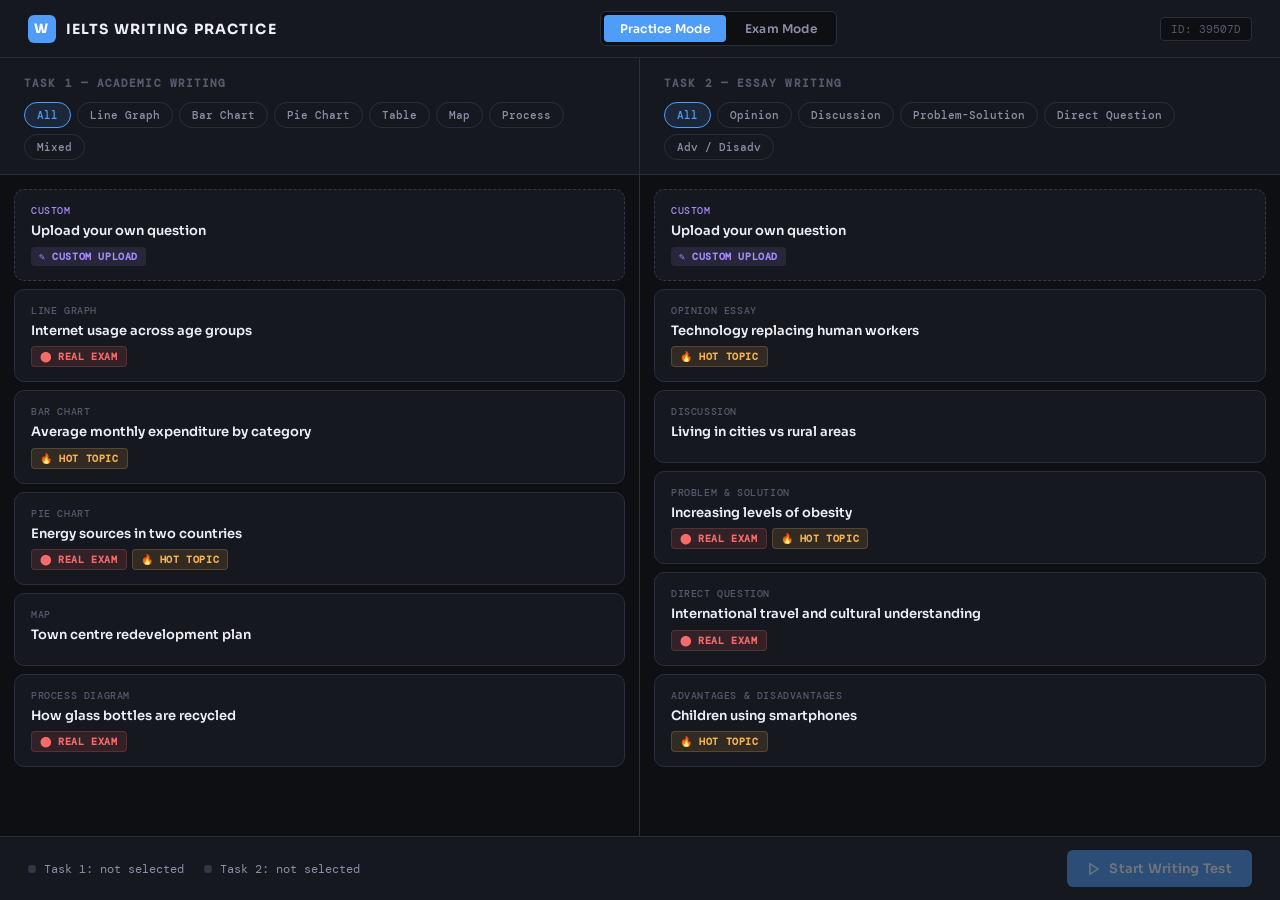
<file: index.html>
<!DOCTYPE html>
<html lang="en">
<head>
  <meta charset="UTF-8">
  <meta name="viewport" content="width=device-width, initial-scale=1.0">
  <title>IELTS Writing Practice — Select Tasks</title>
  <link rel="stylesheet" href="style.css">
  <style>
    /* ── Layout ── */
    body { display: flex; flex-direction: column; height: 100vh; overflow: hidden; }

    /* ── Top bar ── */
    .topbar {
      display: flex;
      align-items: center;
      justify-content: space-between;
      padding: 0 28px;
      height: 58px;
      border-bottom: 1px solid var(--border);
      background: var(--surface);
      flex-shrink: 0;
    }

    .logo {
      display: flex;
      align-items: center;
      gap: 10px;
      font-size: 14px;
      font-weight: 700;
      letter-spacing: 0.08em;
      text-transform: uppercase;
      color: var(--text-primary);
    }

    .logo-mark {
      width: 28px; height: 28px;
      background: var(--accent);
      border-radius: 6px;
      display: flex; align-items: center; justify-content: center;
      font-size: 13px; font-weight: 800; color: #fff;
    }

    /* ── Mode toggle ── */
    .mode-toggle {
      display: flex;
      background: var(--bg);
      border: 1px solid var(--border);
      border-radius: var(--radius-sm);
      padding: 3px;
      gap: 3px;
    }

    .mode-btn {
      font-family: var(--font-ui);
      font-size: 12px;
      font-weight: 600;
      padding: 6px 16px;
      border-radius: 4px;
      border: none;
      cursor: pointer;
      transition: all 0.15s;
      color: var(--text-secondary);
      background: transparent;
      letter-spacing: 0.02em;
    }

    .mode-btn.active-practice {
      background: var(--accent);
      color: #fff;
    }

    .mode-btn.active-exam {
      background: var(--red);
      color: #fff;
    }

    /* ── Exam mode overlay ── */
    .exam-mode-banner {
      display: none;
      background: var(--red-dim);
      border-bottom: 1px solid rgba(249,107,107,0.25);
      padding: 10px 28px;
      font-size: 13px;
      color: var(--red);
      font-weight: 500;
      align-items: center;
      gap: 8px;
      flex-shrink: 0;
    }
    .exam-mode-banner.visible { display: flex; }

    /* ── Two-column workspace ── */
    .workspace {
      display: grid;
      grid-template-columns: 1fr 1fr;
      flex: 1;
      overflow: hidden;
      gap: 0;
    }

    .task-panel {
      display: flex;
      flex-direction: column;
      overflow: hidden;
      border-right: 1px solid var(--border);
    }

    .task-panel:last-child { border-right: none; }

    /* ── Panel header ── */
    .panel-header {
      padding: 18px 24px 14px;
      border-bottom: 1px solid var(--border);
      flex-shrink: 0;
      background: var(--surface);
    }

    .panel-title {
      font-size: 11px;
      font-weight: 700;
      letter-spacing: 0.1em;
      text-transform: uppercase;
      color: var(--text-muted);
      margin-bottom: 12px;
      font-family: var(--font-mono);
    }

    /* ── Filter bar ── */
    .filter-bar {
      display: flex;
      gap: 6px;
      flex-wrap: wrap;
    }

    .filter-chip {
      font-family: var(--font-mono);
      font-size: 11px;
      font-weight: 500;
      padding: 5px 12px;
      border-radius: 20px;
      border: 1px solid var(--border);
      background: transparent;
      color: var(--text-secondary);
      cursor: pointer;
      transition: all 0.15s;
      white-space: nowrap;
    }

    .filter-chip:hover { border-color: var(--accent); color: var(--accent); }

    .filter-chip.active {
      background: var(--accent-dim);
      border-color: var(--accent);
      color: var(--accent);
    }

    /* ── Card list ── */
    .card-list {
      flex: 1;
      overflow-y: auto;
      padding: 14px;
      display: flex;
      flex-direction: column;
      gap: 8px;
    }

    /* ── Task card ── */
    .task-card {
      background: var(--surface);
      border: 1px solid var(--border);
      border-radius: var(--radius);
      padding: 14px 16px;
      cursor: pointer;
      transition: all 0.15s ease;
      position: relative;
    }

    .task-card:hover {
      border-color: var(--border-light);
      background: var(--surface-2);
      transform: translateY(-1px);
    }

    .task-card.selected {
      border-color: var(--accent);
      background: var(--accent-dim);
    }

    .task-card.selected::after {
      content: '✓';
      position: absolute;
      top: 12px; right: 14px;
      width: 20px; height: 20px;
      background: var(--accent);
      color: #fff;
      border-radius: 50%;
      display: flex; align-items: center; justify-content: center;
      font-size: 11px; font-weight: 700;
    }

    .task-card.custom-card {
      border-style: dashed;
      border-color: var(--border-light);
    }

    .task-card.custom-card:hover {
      border-color: var(--purple);
      background: var(--purple-dim);
    }

    .task-card.custom-card.selected {
      border-color: var(--purple);
      background: var(--purple-dim);
    }

    .task-card.custom-card.selected::after {
      background: var(--purple);
    }

    .card-type {
      font-family: var(--font-mono);
      font-size: 10px;
      font-weight: 500;
      color: var(--text-muted);
      text-transform: uppercase;
      letter-spacing: 0.06em;
      margin-bottom: 5px;
    }

    .card-title {
      font-size: 13px;
      font-weight: 600;
      color: var(--text-primary);
      margin-bottom: 7px;
      line-height: 1.35;
      padding-right: 28px;
    }

    .card-tags { display: flex; gap: 5px; flex-wrap: wrap; }

    /* ── Exam mode locked state ── */
    .exam-locked {
      display: flex;
      flex-direction: column;
      align-items: center;
      justify-content: center;
      flex: 1;
      gap: 12px;
      color: var(--text-muted);
      font-size: 13px;
      text-align: center;
      padding: 20px;
    }

    .lock-icon {
      font-size: 36px;
      opacity: 0.4;
    }

    .exam-locked strong { color: var(--text-secondary); display: block; margin-bottom: 4px; font-size: 14px; }

    /* ── Bottom bar ── */
    .bottombar {
      height: 64px;
      border-top: 1px solid var(--border);
      background: var(--surface);
      display: flex;
      align-items: center;
      justify-content: space-between;
      padding: 0 28px;
      flex-shrink: 0;
    }

    .selection-summary {
      font-size: 12px;
      color: var(--text-secondary);
      display: flex;
      gap: 20px;
    }

    .selection-item {
      display: flex;
      align-items: center;
      gap: 8px;
    }

    .selection-dot {
      width: 8px; height: 8px;
      border-radius: 50%;
      background: var(--border-light);
    }

    .selection-dot.filled { background: var(--accent); }
    .selection-dot.filled-custom { background: var(--purple); }

    .selection-label { font-family: var(--font-mono); }

    /* ── Preview Modal ── */
    .modal-overlay {
      position: fixed;
      inset: 0;
      background: rgba(0,0,0,0.7);
      backdrop-filter: blur(4px);
      display: flex;
      align-items: center;
      justify-content: center;
      z-index: 100;
      opacity: 0;
      pointer-events: none;
      transition: opacity 0.2s;
    }

    .modal-overlay.open {
      opacity: 1;
      pointer-events: all;
    }

    .modal {
      background: var(--surface);
      border: 1px solid var(--border-light);
      border-radius: 14px;
      width: 560px;
      max-height: 80vh;
      display: flex;
      flex-direction: column;
      overflow: hidden;
      box-shadow: var(--shadow);
      transform: scale(0.96) translateY(8px);
      transition: transform 0.2s ease;
    }

    .modal-overlay.open .modal { transform: scale(1) translateY(0); }

    .modal-header {
      padding: 20px 24px 16px;
      border-bottom: 1px solid var(--border);
      display: flex;
      align-items: flex-start;
      justify-content: space-between;
      gap: 16px;
    }

    .modal-meta {
      font-family: var(--font-mono);
      font-size: 10px;
      color: var(--text-muted);
      text-transform: uppercase;
      letter-spacing: 0.08em;
      margin-bottom: 6px;
    }

    .modal-title {
      font-size: 16px;
      font-weight: 700;
      color: var(--text-primary);
      margin-bottom: 8px;
    }

    .modal-close {
      background: var(--surface-2);
      border: 1px solid var(--border);
      color: var(--text-secondary);
      width: 30px; height: 30px;
      border-radius: 6px;
      cursor: pointer;
      font-size: 16px;
      display: flex; align-items: center; justify-content: center;
      flex-shrink: 0;
      transition: all 0.15s;
    }
    .modal-close:hover { color: var(--text-primary); border-color: var(--border-light); }

    .modal-body {
      padding: 20px 24px;
      overflow-y: auto;
      flex: 1;
    }

    .modal-image {
      width: 100%;
      border-radius: var(--radius-sm);
      border: 1px solid var(--border);
      margin-bottom: 16px;
      background: var(--surface-2);
      min-height: 160px;
      display: flex;
      align-items: center;
      justify-content: center;
      color: var(--text-muted);
      font-size: 12px;
    }

    .modal-image img {
      width: 100%;
      border-radius: var(--radius-sm);
      display: block;
    }

    .modal-question {
      font-size: 13px;
      line-height: 1.7;
      color: var(--text-secondary);
      white-space: pre-line;
    }

    .modal-footer {
      padding: 16px 24px;
      border-top: 1px solid var(--border);
      display: flex;
      gap: 10px;
      justify-content: flex-end;
    }

    /* ── Candidate ID chip ── */
    .candidate-id {
      font-family: var(--font-mono);
      font-size: 11px;
      color: var(--text-muted);
      background: var(--bg);
      border: 1px solid var(--border);
      padding: 4px 10px;
      border-radius: 4px;
    }
  </style>
</head>
<body>

  <!-- Top bar -->
  <header class="topbar">
    <div class="logo">
      <div class="logo-mark">W</div>
      IELTS Writing Practice
    </div>

    <div class="mode-toggle">
      <button class="mode-btn active-practice" id="btn-practice" onclick="setMode('practice')">Practice Mode</button>
      <button class="mode-btn" id="btn-exam" onclick="setMode('exam')">Exam Mode</button>
    </div>

    <div class="candidate-id" id="candidate-id-display">Loading...</div>
  </header>

  <!-- Exam mode warning banner -->
  <div class="exam-mode-banner" id="exam-banner">
    <svg width="14" height="14" viewBox="0 0 24 24" fill="none" stroke="currentColor" stroke-width="2.5"><circle cx="12" cy="12" r="10"/><line x1="12" y1="8" x2="12" y2="12"/><line x1="12" y1="16" x2="12.01" y2="16"/></svg>
    Exam Mode — tasks will be randomly assigned. You will not be able to preview or change them before starting.
  </div>

  <!-- Main workspace -->
  <main class="workspace">

    <!-- Task 1 Panel -->
    <div class="task-panel" id="panel-task1">
      <div class="panel-header">
        <div class="panel-title">Task 1 — Academic Writing</div>
        <div class="filter-bar" id="filter-task1">
          <button class="filter-chip active" data-filter="all" onclick="filterCards(1, 'all', this)">All</button>
          <button class="filter-chip" data-filter="line_graph" onclick="filterCards(1, 'line_graph', this)">Line Graph</button>
          <button class="filter-chip" data-filter="bar_chart" onclick="filterCards(1, 'bar_chart', this)">Bar Chart</button>
          <button class="filter-chip" data-filter="pie_chart" onclick="filterCards(1, 'pie_chart', this)">Pie Chart</button>
          <button class="filter-chip" data-filter="table" onclick="filterCards(1, 'table', this)">Table</button>
          <button class="filter-chip" data-filter="map" onclick="filterCards(1, 'map', this)">Map</button>
          <button class="filter-chip" data-filter="process_diagram" onclick="filterCards(1, 'process_diagram', this)">Process</button>
          <button class="filter-chip" data-filter="mixed" onclick="filterCards(1, 'mixed', this)">Mixed</button>
        </div>
      </div>
      <div class="card-list" id="cards-task1"></div>
    </div>

    <!-- Task 2 Panel -->
    <div class="task-panel" id="panel-task2">
      <div class="panel-header">
        <div class="panel-title">Task 2 — Essay Writing</div>
        <div class="filter-bar" id="filter-task2">
          <button class="filter-chip active" data-filter="all" onclick="filterCards(2, 'all', this)">All</button>
          <button class="filter-chip" data-filter="opinion" onclick="filterCards(2, 'opinion', this)">Opinion</button>
          <button class="filter-chip" data-filter="discussion" onclick="filterCards(2, 'discussion', this)">Discussion</button>
          <button class="filter-chip" data-filter="problem_solution" onclick="filterCards(2, 'problem_solution', this)">Problem-Solution</button>
          <button class="filter-chip" data-filter="direct_question" onclick="filterCards(2, 'direct_question', this)">Direct Question</button>
          <button class="filter-chip" data-filter="advantages_disadvantages" onclick="filterCards(2, 'advantages_disadvantages', this)">Adv / Disadv</button>
        </div>
      </div>
      <div class="card-list" id="cards-task2"></div>
    </div>

  </main>

  <!-- Bottom bar -->
  <footer class="bottombar">
    <div class="selection-summary">
      <div class="selection-item">
        <div class="selection-dot" id="dot-task1"></div>
        <span class="selection-label" id="label-task1">Task 1: not selected</span>
      </div>
      <div class="selection-item">
        <div class="selection-dot" id="dot-task2"></div>
        <span class="selection-label" id="label-task2">Task 2: not selected</span>
      </div>
    </div>
    <button class="btn btn-primary" id="start-btn" disabled onclick="startExam()">
      <svg width="14" height="14" viewBox="0 0 24 24" fill="none" stroke="currentColor" stroke-width="2.5"><polygon points="5 3 19 12 5 21 5 3"/></svg>
      Start Writing Test
    </button>
  </footer>

  <!-- Preview Modal -->
  <div class="modal-overlay" id="preview-modal" onclick="closeModalOnOverlay(event)">
    <div class="modal">
      <div class="modal-header">
        <div>
          <div class="modal-meta" id="modal-meta"></div>
          <div class="modal-title" id="modal-title"></div>
          <div id="modal-tags"></div>
        </div>
        <button class="modal-close" onclick="closeModal()">✕</button>
      </div>
      <div class="modal-body">
        <div class="modal-image" id="modal-image-wrap"></div>
        <p class="modal-question" id="modal-question"></p>
      </div>
      <div class="modal-footer">
        <button class="btn btn-ghost" onclick="closeModal()">Cancel</button>
        <button class="btn btn-primary" id="modal-select-btn" onclick="confirmSelection()">Select This Task</button>
      </div>
    </div>
  </div>

  <script src="selection.js"></script>
</body>
</html>
</file>
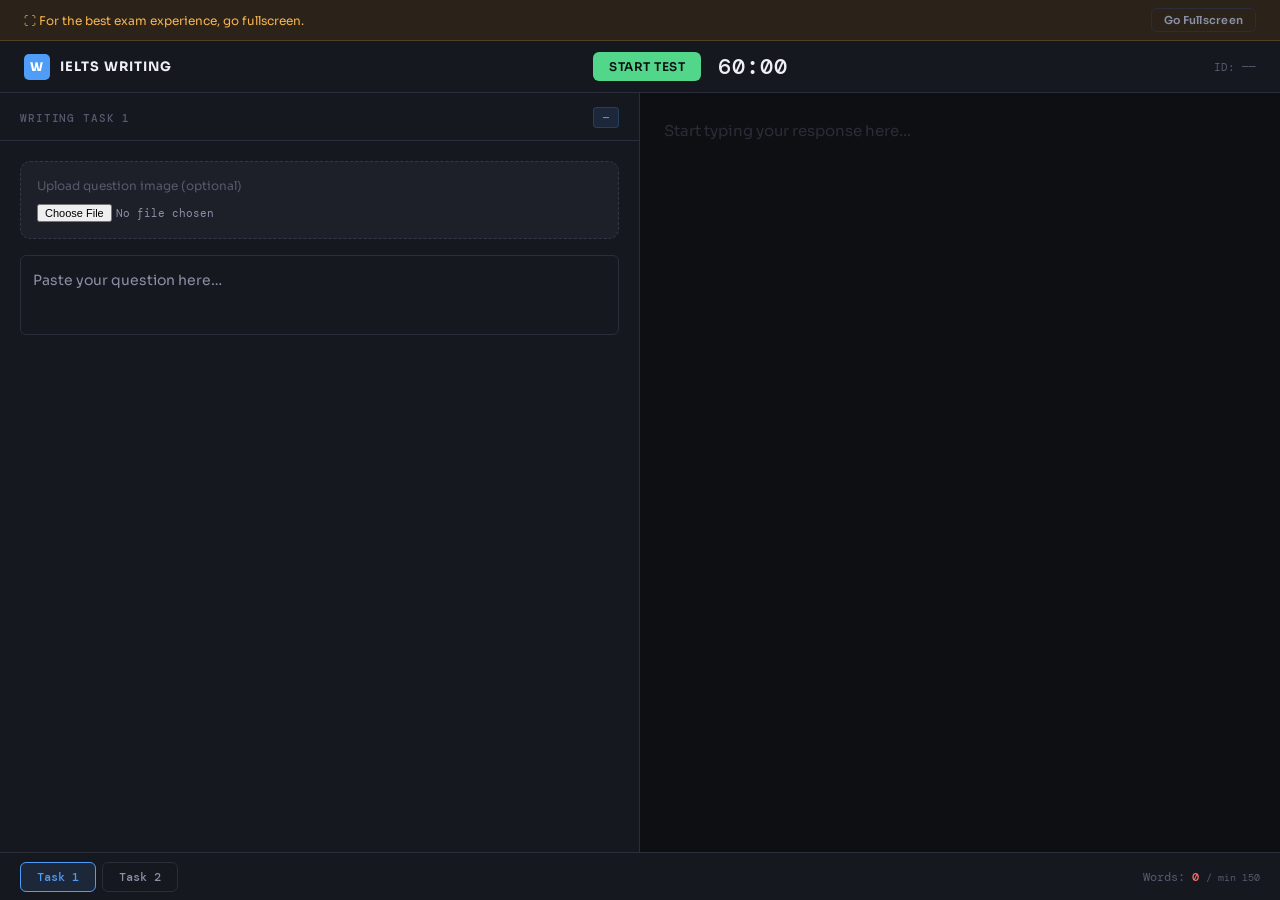
<file: exam.html>
<!DOCTYPE html>
<html lang="en">
<head>
  <meta charset="UTF-8">
  <meta name="viewport" content="width=device-width, initial-scale=1.0">
  <title>IELTS Writing — Exam</title>
  <link rel="stylesheet" href="style.css">
  <style>
    body {
      display: flex;
      flex-direction: column;
      height: 100vh;
      overflow: hidden;
    }

    /* ── Top bar ── */
    .topbar {
      display: flex;
      align-items: center;
      justify-content: space-between;
      padding: 0 24px;
      height: 52px;
      background: var(--surface);
      border-bottom: 1px solid var(--border);
      flex-shrink: 0;
    }

    .logo {
      display: flex;
      align-items: center;
      gap: 10px;
      font-size: 13px;
      font-weight: 700;
      letter-spacing: 0.08em;
      text-transform: uppercase;
      color: var(--text-primary);
    }

    .logo-mark {
      width: 26px; height: 26px;
      background: var(--accent);
      border-radius: 5px;
      display: flex; align-items: center; justify-content: center;
      font-size: 12px; font-weight: 800; color: #fff;
    }

    /* ── Timer ── */
    .timer-group {
      display: flex;
      align-items: center;
      gap: 12px;
    }

    .timer-display {
      font-family: var(--font-mono);
      font-size: 22px;
      font-weight: 500;
      color: var(--text-primary);
      letter-spacing: 0.04em;
      min-width: 80px;
      text-align: center;
    }

    .timer-display.warning { color: var(--amber); }
    .timer-display.danger { color: var(--red); }

    .btn-start {
      font-family: var(--font-ui);
      font-size: 12px;
      font-weight: 600;
      padding: 7px 16px;
      border-radius: var(--radius-sm);
      border: none;
      cursor: pointer;
      background: var(--green);
      color: #0e0f13;
      letter-spacing: 0.04em;
      transition: all 0.15s;
    }
    .btn-start:hover { opacity: 0.85; }
    .btn-start:disabled { background: var(--surface-2); color: var(--text-muted); cursor: not-allowed; border: 1px solid var(--border); }

    /* ── Candidate info ── */
    .candidate-info {
      display: flex;
      align-items: center;
      gap: 12px;
      font-family: var(--font-mono);
      font-size: 11px;
      color: var(--text-muted);
    }

    .exam-mode-badge {
      background: var(--red-dim);
      color: var(--red);
      border: 1px solid rgba(249,107,107,0.2);
      padding: 3px 8px;
      border-radius: 4px;
      font-size: 10px;
      font-weight: 600;
      letter-spacing: 0.06em;
      text-transform: uppercase;
    }

    /* ── Main writing workspace ── */
    main {
      display: grid;
      grid-template-columns: 1fr 1fr;
      flex: 1;
      overflow: hidden;
    }

    /* ── Left: question panel ── */
    .question-panel {
      display: flex;
      flex-direction: column;
      border-right: 1px solid var(--border);
      overflow: hidden;
      background: var(--surface);
    }

    .panel-header {
      padding: 14px 20px 12px;
      border-bottom: 1px solid var(--border);
      flex-shrink: 0;
      display: flex;
      align-items: center;
      justify-content: space-between;
    }

    .panel-label {
      font-family: var(--font-mono);
      font-size: 11px;
      font-weight: 500;
      color: var(--text-muted);
      text-transform: uppercase;
      letter-spacing: 0.08em;
    }

    .panel-type-badge {
      font-family: var(--font-mono);
      font-size: 10px;
      font-weight: 500;
      color: var(--accent);
      background: var(--accent-dim);
      border: 1px solid rgba(79,156,249,0.2);
      padding: 3px 9px;
      border-radius: 4px;
      text-transform: uppercase;
      letter-spacing: 0.04em;
    }

    .question-body {
      flex: 1;
      overflow-y: auto;
      padding: 20px;
    }

    /* Custom upload zone */
    .upload-zone {
      border: 1px dashed var(--border-light);
      border-radius: var(--radius);
      padding: 16px;
      margin-bottom: 16px;
      background: var(--surface-2);
      display: none;
    }

    .upload-zone.visible { display: block; }

    .upload-zone label {
      font-size: 12px;
      color: var(--text-muted);
      display: block;
      margin-bottom: 8px;
    }

    .upload-zone input[type="file"] {
      font-family: var(--font-mono);
      font-size: 11px;
      color: var(--text-secondary);
    }

    .question-image {
      width: 100%;
      border-radius: var(--radius-sm);
      border: 1px solid var(--border);
      margin-bottom: 16px;
      display: none;
    }

    .question-text {
      font-size: 14px;
      line-height: 1.75;
      color: var(--text-secondary);
      white-space: pre-line;
    }

    .question-text[contenteditable="true"] {
      border: 1px solid var(--border);
      border-radius: var(--radius-sm);
      padding: 12px;
      min-height: 80px;
      outline: none;
    }

    .question-text[contenteditable="true"]:focus {
      border-color: var(--accent);
    }

    /* ── Right: writing area ── */
    .writing-panel {
      display: flex;
      flex-direction: column;
      background: var(--bg);
    }

    .writing-area {
      flex: 1;
      padding: 24px;
      font-size: 15px;
      line-height: 1.8;
      font-family: var(--font-ui);
      color: var(--text-primary);
      background: transparent;
      border: none;
      outline: none;
      resize: none;
      caret-color: var(--accent);
    }

    .writing-area::placeholder { color: var(--text-muted); }
    .writing-area:disabled { opacity: 0.4; cursor: not-allowed; }

    /* ── Footer ── */
    footer {
      height: 48px;
      background: var(--surface);
      border-top: 1px solid var(--border);
      display: flex;
      align-items: center;
      justify-content: space-between;
      padding: 0 20px;
      flex-shrink: 0;
    }

    .task-tabs {
      display: flex;
      gap: 6px;
    }

    .task-tab {
      font-family: var(--font-mono);
      font-size: 12px;
      font-weight: 500;
      padding: 6px 16px;
      border-radius: var(--radius-sm);
      border: 1px solid var(--border);
      background: transparent;
      color: var(--text-secondary);
      cursor: pointer;
      transition: all 0.15s;
    }

    .task-tab.active {
      background: var(--accent-dim);
      border-color: var(--accent);
      color: var(--accent);
    }

    .footer-right {
      display: flex;
      align-items: center;
      gap: 20px;
    }

    .word-counter {
      font-family: var(--font-mono);
      font-size: 12px;
      color: var(--text-muted);
    }

    .word-counter .count {
      color: var(--text-primary);
      font-weight: 500;
    }

    .word-counter .count.below { color: var(--red); }
    .word-counter .count.ok { color: var(--green); }

    .word-min-label {
      font-size: 10px;
      color: var(--text-muted);
      font-family: var(--font-mono);
    }

    /* ── Times up overlay ── */
    .times-up-overlay {
      position: fixed;
      inset: 0;
      background: rgba(0,0,0,0.85);
      backdrop-filter: blur(8px);
      display: flex;
      flex-direction: column;
      align-items: center;
      justify-content: center;
      z-index: 200;
      gap: 16px;
      display: none;
    }

    .times-up-overlay.show { display: flex; }

    .times-up-title {
      font-size: 48px;
      font-weight: 700;
      color: var(--red);
      font-family: var(--font-mono);
      letter-spacing: -0.02em;
    }

    .times-up-sub {
      font-size: 14px;
      color: var(--text-secondary);
    }

    /* ── Fullscreen prompt ── */
    .fullscreen-bar {
      background: var(--amber-dim);
      border-bottom: 1px solid rgba(249,180,79,0.2);
      padding: 8px 24px;
      font-size: 12px;
      color: var(--amber);
      display: flex;
      align-items: center;
      justify-content: space-between;
      flex-shrink: 0;
    }

    .fullscreen-bar.hidden { display: none; }
  </style>
</head>
<body>

  <!-- Fullscreen prompt -->
  <div class="fullscreen-bar" id="fullscreen-bar">
    <span>⛶ For the best exam experience, go fullscreen.</span>
    <button class="btn btn-ghost" style="font-size:11px;padding:4px 12px;" onclick="goFullscreen()">Go Fullscreen</button>
  </div>

  <!-- Top bar -->
  <header class="topbar">
    <div class="logo">
      <div class="logo-mark">W</div>
      IELTS Writing
    </div>

    <div class="timer-group">
      <button class="btn-start" id="start-btn" onclick="startTimer()">START TEST</button>
      <div class="timer-display" id="timer-display">60:00</div>
    </div>

    <div class="candidate-info">
      <span id="exam-mode-badge" style="display:none" class="exam-mode-badge">Exam Mode</span>
      <span id="candidate-id-display">—</span>
    </div>
  </header>

  <!-- Writing workspace -->
  <main>

    <!-- Question panel -->
    <section class="question-panel">
      <div class="panel-header">
        <span class="panel-label" id="panel-task-label">Writing Task 1</span>
        <span class="panel-type-badge" id="panel-type-badge">—</span>
      </div>
      <div class="question-body">

        <!-- Custom upload (only visible on custom task) -->
        <div class="upload-zone" id="upload-zone">
          <label>Upload question image (optional)</label>
          <input type="file" accept="image/*" id="image-input" onchange="previewUploadedImage(event)">
        </div>

        <!-- Image display -->
        <img class="question-image" id="question-image" alt="Task visual">

        <!-- Question text -->
        <div class="question-text" id="question-text" contenteditable="false"></div>

      </div>
    </section>

    <!-- Writing area -->
    <section class="writing-panel">
      <textarea
        id="writing-area"
        class="writing-area"
        placeholder="Start typing your response here…"
        spellcheck="false"
        autocomplete="off"
        autocorrect="off"
        autocapitalize="off"
        disabled
      ></textarea>
    </section>

  </main>

  <!-- Footer -->
  <footer>
    <div class="task-tabs">
      <button class="task-tab active" id="tab-task1" onclick="switchTask(1)">Task 1</button>
      <button class="task-tab" id="tab-task2" onclick="switchTask(2)">Task 2</button>
    </div>
    <div class="footer-right">
      <div class="word-counter">
        Words: <span class="count" id="word-count">0</span>
        <span class="word-min-label" id="word-min-label">/ min 150</span>
      </div>
    </div>
  </footer>

  <!-- Time's up overlay -->
  <div class="times-up-overlay" id="times-up">
    <div class="times-up-title">TIME'S UP</div>
    <div class="times-up-sub">Your time has ended. Your responses have been recorded.</div>
    <button class="btn btn-ghost" onclick="window.close()">Close</button>
  </div>

  <script src="exam.js"></script>
</body>
</html>
</file>
<file: style.css>
@import url('https://fonts.googleapis.com/css2?family=DM+Mono:wght@400;500&family=Sora:wght@300;400;500;600;700&display=swap');

:root {
  --bg: #0e0f13;
  --surface: #16181f;
  --surface-2: #1e2029;
  --border: #2a2d3a;
  --border-light: #333749;
  --accent: #4f9cf9;
  --accent-dim: rgba(79, 156, 249, 0.12);
  --accent-glow: rgba(79, 156, 249, 0.25);
  --red: #f96b6b;
  --red-dim: rgba(249, 107, 107, 0.12);
  --green: #52d68a;
  --green-dim: rgba(82, 214, 138, 0.12);
  --amber: #f9b44f;
  --amber-dim: rgba(249, 180, 79, 0.12);
  --purple: #a78bfa;
  --purple-dim: rgba(167, 139, 250, 0.12);
  --text-primary: #eef0f6;
  --text-secondary: #8b90a7;
  --text-muted: #555a6e;
  --font-ui: 'Sora', sans-serif;
  --font-mono: 'DM Mono', monospace;
  --radius: 10px;
  --radius-sm: 6px;
  --shadow: 0 4px 24px rgba(0,0,0,0.4);
}

*, *::before, *::after { box-sizing: border-box; margin: 0; padding: 0; }

body {
  font-family: var(--font-ui);
  background: var(--bg);
  color: var(--text-primary);
  min-height: 100vh;
  -webkit-font-smoothing: antialiased;
}

/* ── Scrollbar ── */
::-webkit-scrollbar { width: 6px; }
::-webkit-scrollbar-track { background: transparent; }
::-webkit-scrollbar-thumb { background: var(--border-light); border-radius: 3px; }

/* ── Tags ── */
.tag {
  display: inline-flex;
  align-items: center;
  gap: 4px;
  font-size: 10px;
  font-weight: 600;
  letter-spacing: 0.06em;
  text-transform: uppercase;
  padding: 3px 8px;
  border-radius: 4px;
  font-family: var(--font-mono);
}

.tag-real {
  background: var(--red-dim);
  color: var(--red);
  border: 1px solid rgba(249, 107, 107, 0.2);
}

.tag-hot {
  background: var(--amber-dim);
  color: var(--amber);
  border: 1px solid rgba(249, 180, 79, 0.2);
}

/* ── Buttons ── */
.btn {
  display: inline-flex;
  align-items: center;
  justify-content: center;
  gap: 8px;
  font-family: var(--font-ui);
  font-size: 13px;
  font-weight: 600;
  padding: 10px 20px;
  border-radius: var(--radius-sm);
  border: none;
  cursor: pointer;
  transition: all 0.15s ease;
  letter-spacing: 0.02em;
}

.btn-primary {
  background: var(--accent);
  color: #fff;
}
.btn-primary:hover { background: #6aaaff; box-shadow: 0 0 20px var(--accent-glow); }
.btn-primary:disabled { opacity: 0.4; cursor: not-allowed; }

.btn-ghost {
  background: transparent;
  color: var(--text-secondary);
  border: 1px solid var(--border);
}
.btn-ghost:hover { border-color: var(--border-light); color: var(--text-primary); }

.btn-danger {
  background: var(--red-dim);
  color: var(--red);
  border: 1px solid rgba(249,107,107,0.2);
}
.btn-danger:hover { background: rgba(249,107,107,0.2); }
</file>
